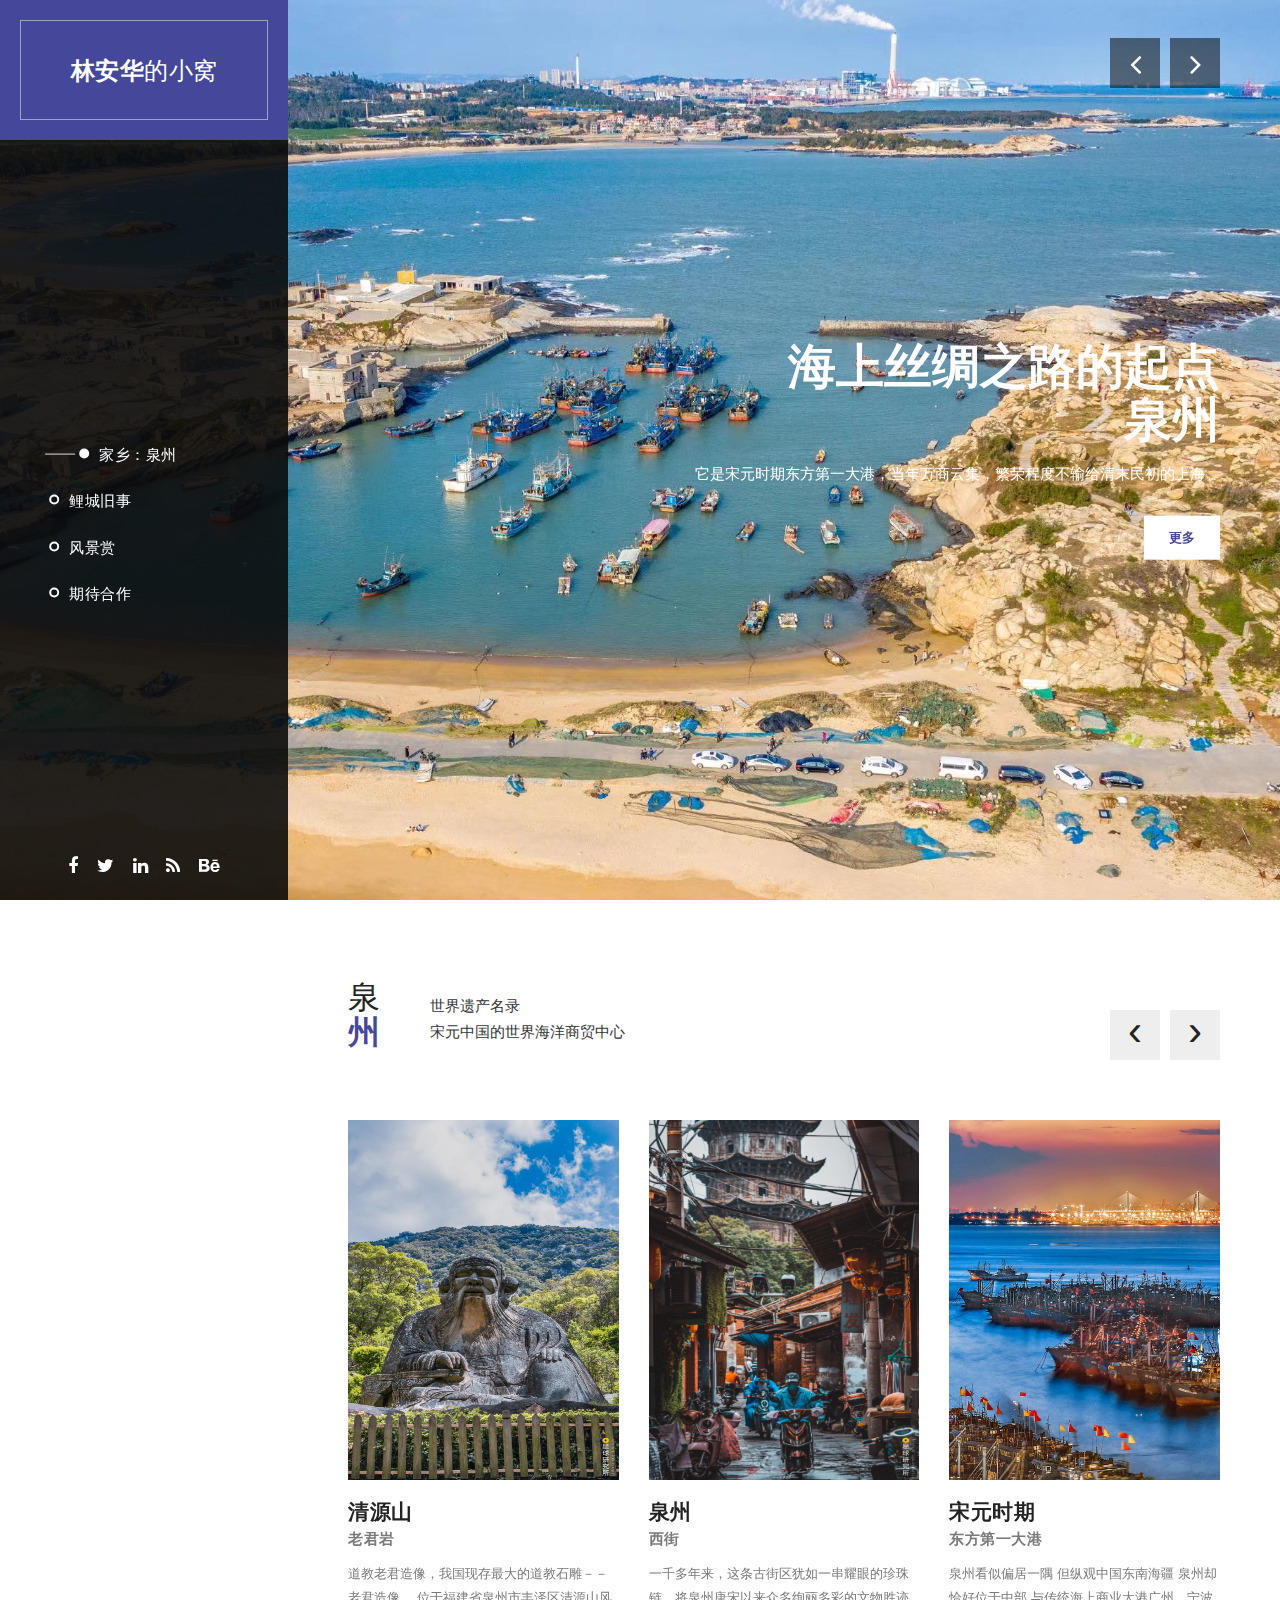
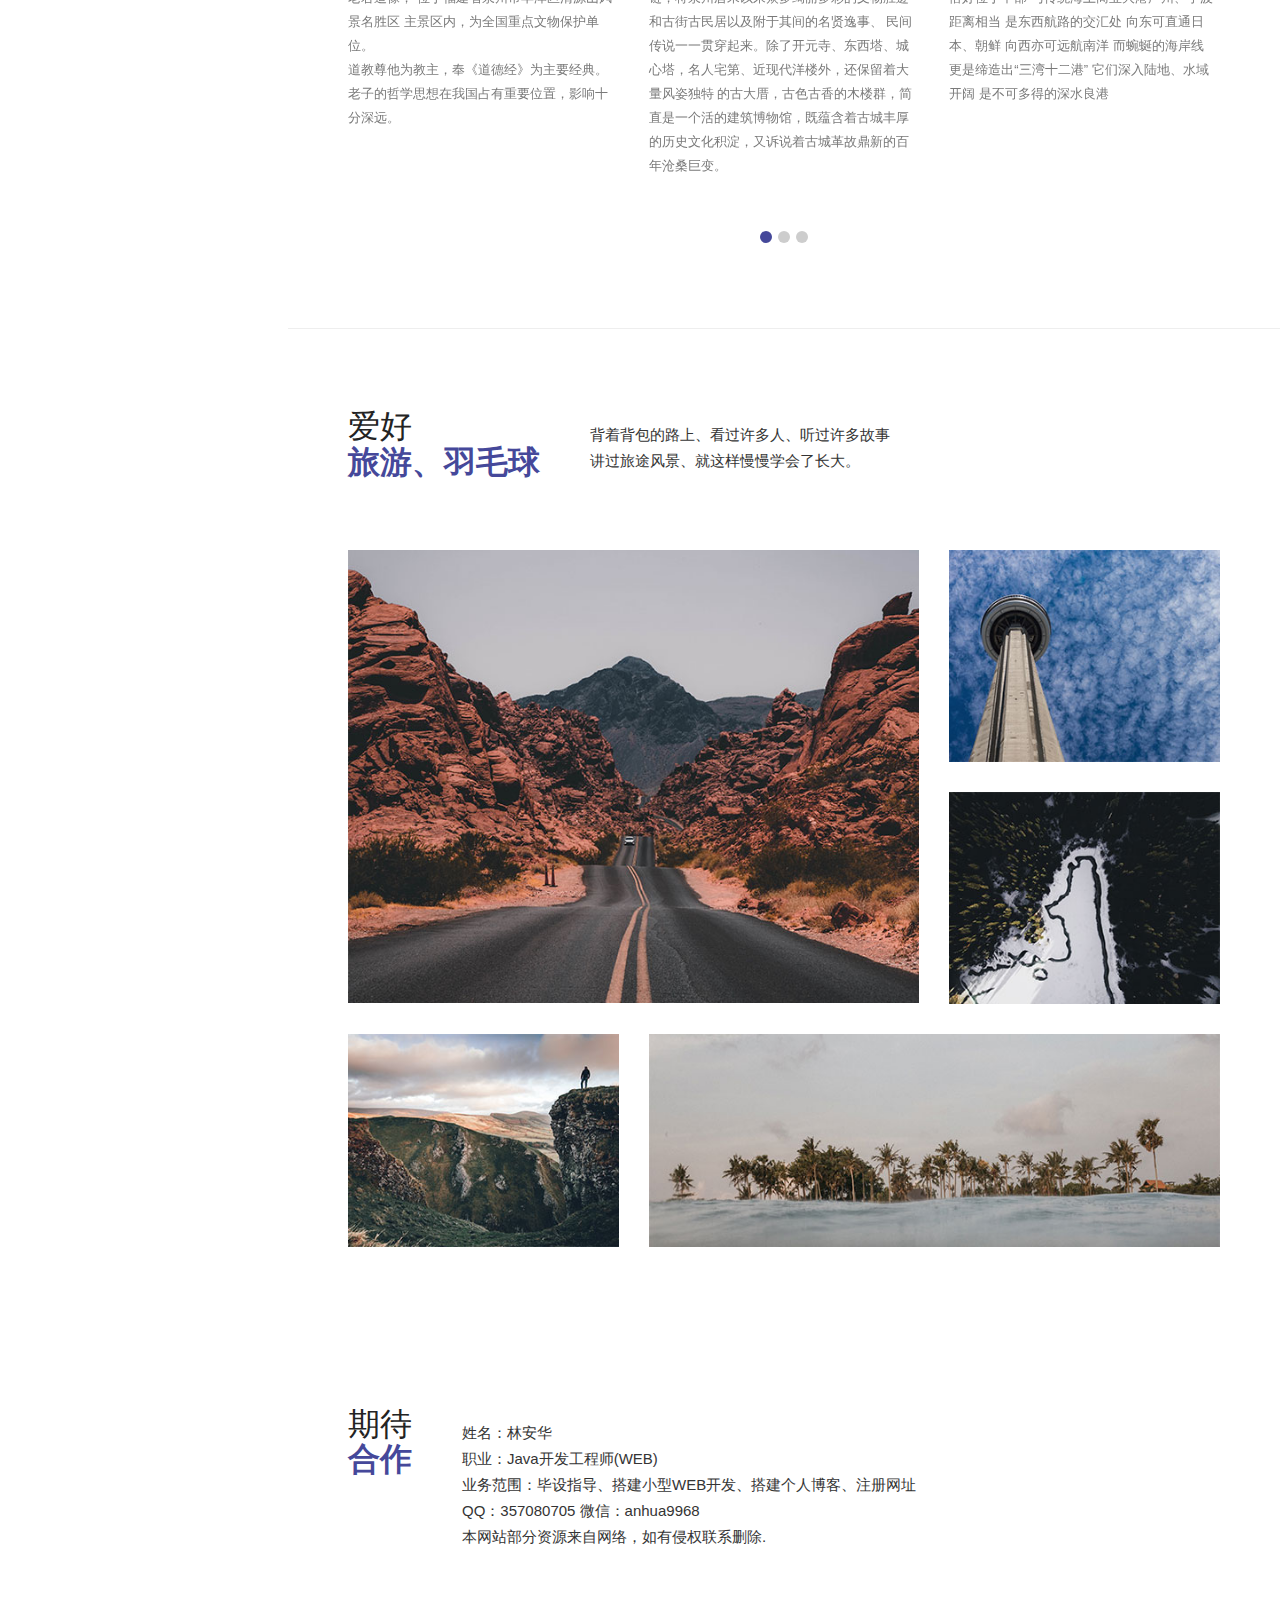
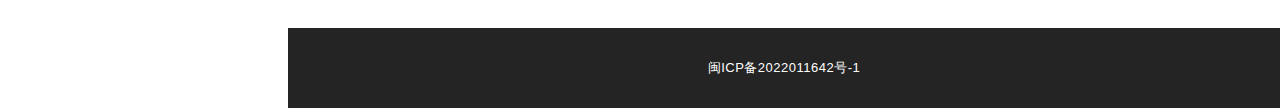
<file: index.html>
<!DOCTYPE html>
<html>
    <head>
        <meta charset="utf-8">
        <meta http-equiv="X-UA-Compatible" content="IE=edge,chrome=1">
        <title>林安华的小窝</title>

        <meta name="description" content="">
        <meta name="viewport" content="width=device-width, initial-scale=1">
        <link rel="stylesheet" href="assets/css/bootstrap.min.css">
        <link rel="stylesheet" href="assets/css/bootstrap-theme.min.css">
        <link rel="stylesheet" href="assets/css/fontAwesome.css">
        <link rel="stylesheet" href="assets/css/light-box.css">
        <link rel="stylesheet" href="assets/css/owl-carousel.css">
        <link rel="stylesheet" href="assets/css/templatemo-style.css">
        <link rel="icon" href="https://edu-lim.oss-cn-beijing.aliyuncs.com/icon/duck.png" type="image/x-icon">
        <script src="assets/js/modernizr-2.8.3-respond-1.4.2.min.js"></script>
    </head>
<!--    灰色滤镜-->
<!--    <style type="text/css">html {  filter:grayscale(100%);  -webkit-filter:grayscale(100%);  -moz-filter:grayscale(100%);  -ms-filter:grayscale(100%);  -o-filter:grayscale(100%); filter:progid:DXImageTransform.Microsoft.BasicImage(grayscale=1);  -webkit-filter:grayscale(1)}</style>-->
<body>



        <header class="nav-down responsive-nav hidden-lg hidden-md">
            <button type="button" id="nav-toggle" class="navbar-toggle" data-toggle="collapse" data-target="#main-nav">
                <span class="sr-only">Toggle navigation</span>
                <span class="icon-bar"></span>
                <span class="icon-bar"></span>
                <span class="icon-bar"></span>
            </button>
            <!--/.navbar-header-->
            <div id="main-nav" class="collapse navbar-collapse">
                <nav>
                    <ul class="nav navbar-nav">
                        <li><a href="#top">家乡：泉州</a></li>
                        <li><a href="#featured">鲤城旧事</a></li>
                        <li><a href="#projects">风景赏</a></li>
<!--                        <li><a href="#video">长沙</a></li>-->
<!--                        <li><a href="#blog">未完待续</a></li>-->
                        <li><a href="#contact">期待合作</a></li>
                    </ul>
                </nav>
            </div>
        </header>

        <div class="sidebar-navigation hidde-sm hidden-xs">
            <div class="logo">
                <a href="#">林安华<em>的小窝</em></a>
            </div>
            <nav>
                <ul>
                    <li>
                        <a href="#top">
                            <span class="rect"></span>
                            <span class="circle"></span>
                            家乡：泉州
                        </a>
                    </li>
                    <li>
                        <a href="#featured">
                            <span class="rect"></span>
                            <span class="circle"></span>
                            鲤城旧事
                        </a>
                    </li>
                    <li>
                        <a href="#projects">
                            <span class="rect"></span>
                            <span class="circle"></span>
                           风景赏
                        </a>
                    </li>
<!--                    <li>-->
<!--                        <a href="#video">-->
<!--                            <span class="rect"></span>-->
<!--                            <span class="circle"></span>-->
<!--                            长沙-->
<!--                        </a>-->
<!--                    </li>-->
<!--                    <li>-->
<!--                        <a href="#blog">-->
<!--                            <span class="rect"></span>-->
<!--                            <span class="circle"></span>-->
<!--                            深圳-->
<!--                        </a>-->
<!--                    </li>-->
                    <li>
                        <a href="#contact">
                            <span class="rect"></span>
                            <span class="circle"></span>
                            期待合作
                        </a>
                    </li>
                </ul>
            </nav>
            <ul class="social-icons">
                <li><a href="#"><i class="fa fa-facebook"></i></a></li>
                <li><a href="#"><i class="fa fa-twitter"></i></a></li>
                <li><a href="#"><i class="fa fa-linkedin"></i></a></li>
                <li><a href="#"><i class="fa fa-rss"></i></a></li>
                <li><a href="#"><i class="fa fa-behance"></i></a></li>
            </ul>
        </div>

        <div class="slider">
            <div class="Modern-Slider content-section" id="top">
                <!-- Item -->
                <div class="item item-1">
                    <div class="img-fill">
                    <div class="image"></div>
                    <div class="info">
                        <div>
                          <h1>海上丝绸之路的起点<br>泉州</h1>
                          <p>它是宋元时期东方第一大港，当年万商云集，繁荣程度不输给清末民初的上海。</p>
                          <div class="white-button button">
                              <a href="#featured">更多</a>
                          </div>
                        </div>
                        </div>
                    </div>
                </div>
                <!-- // Item -->
                <!-- Item -->
                <div class="item item-2">
                    <div class="img-fill">
                        <div class="image"></div>
                        <div class="info">
                        <div>
                          <h1>鲤城-泉州 <br>海上丝绸之路的起点</h1>
                          <p>此地古称佛国，满街都是圣人。
							<br>是你一辈子一定要来一次的城市。</p>
                          
                          <div class="white-button button">
                              <a href="#featured">更多</a>
                          </div>
                        </div>
                        </div>
                    </div>
                </div>
                <!-- // Item -->
                <!-- Item -->
                <div class="item item-3">
                    <div class="img-fill">
                        <div class="image"></div>
                        <div class="info">
                        <div>
                          <h1>世界宗教博物馆<br>泉州</h1>
                          <p>　泉州这座历史文化名城，是以中华传统文化和外来多元文化广融博纳，
                              <br>历经千年积淀形成了内涵丰富，风格独特的地域文化，宗教文化是其重要组成部分。 </p>
                          
                          <div class="white-button button">
                              <a href="#featured">更多</a>
                          </div>
                        </div>
                        </div>
                    </div>
                </div>
                <!-- // Item -->
            </div>
        </div>


        <div class="page-content">
            <section id="featured" class="content-section">
                <div class="section-heading">
                    <h1>泉<br><em>州</em></h1>
                    <p>世界遗产名录
                    <br>宋元中国的世界海洋商贸中心</p>
                </div>
                <div class="section-content">
                    <div class="owl-carousel owl-theme">
                        <div class="item">
                            <div class="image">
                                <img src="assets/image/qz09.jpg" height="360" width="306"/>
                                <div class="featured-button button">
                                    <a href="#projects">泉州市丰泽区清源山风景名胜区</a>
                                </div>
                            </div>
                            <div class="text-content">
                                <h4>清源山</h4>
                                <span>老君岩</span>
                                <p>道教老君造像，我国现存最大的道教石雕－－老君造像，
                                    位于福建省泉州市丰泽区清源山风景名胜区
                                    主景区内，为全国重点文物保护单位。
                                    <br>道教尊他为教主，奉《道德经》为主要经典。老子的哲学思想在我国占有重要位置，影响十分深远。</p>
                            </div>
                        </div>
                        <div class="item">
                            <div class="image">
                                <img src="assets/image/qz10.jpg" height="360" width="306"/>
                                <div class="featured-button button">
                                    <a href="#projects">泉州西街</a>
                                </div>
                            </div>
                            <div class="text-content">
                                <h4>泉州</h4>
                                <span>西街</span>
                                <p>一千多年来，这条古街区犹如一串耀眼的珍珠链，将泉州唐宋以来众多绚丽多彩的文物胜迹和古街古民居以及附于其间的名贤逸事、
                                    民间传说一一贯穿起来。除了开元寺、东西塔、城心塔，名人宅第、近现代洋楼外，还保留着大量风姿独特
                                    的古大厝，古色古香的木楼群，简直是一个活的建筑博物馆，既蕴含着古城丰厚的历史文化积淀，又诉说着古城革故鼎新的百年沧桑巨变。
                                   </p>
                            </div>
                        </div>
                        <div class="item">
                            <div class="image">

                                <img src="assets/image/qz9.jpg" height="360" width="306"/>
                                <div class="featured-button button">
                                    <a href="#projects">东方第一大港</a>
                                </div>
                            </div>
                            <div class="text-content">
                                <h4>宋元时期</h4>
                                <span>东方第一大港</span>
                                <p> 泉州看似偏居一隅
                                    但纵观中国东南海疆
                                    泉州却恰好位于中部
                                    与传统海上商业大港广州、宁波距离相当
                                    是东西航路的交汇处
                                    向东可直通日本、朝鲜
                                    向西亦可远航南洋
                                    而蜿蜒的海岸线
                                    更是缔造出“三湾十二港”
                                    它们深入陆地、水域开阔
                                    是不可多得的深水良港</p>
                            </div>
                        </div>
                        <div class="item">
                            <div class="image">
                                <img src="assets/image/qz11.jpg" height="360" width="306"/>
                                <div class="featured-button button">
                                    <a href="#projects">宗教气氛浓厚</a>
                                </div>
                            </div>
                            <div class="text-content">
                                <h4>宗教气氛</h4>
                                <span>浓厚</span>
                                <p>走进泉州 你会发现它是一座 洋溢着烟火气与人情味的
                                    “活着的古城” 男男女女、老老少少 一次又一次跨过开元寺的门槛 婚丧嫁娶、悲欢离合 一遍又一遍被拿来向神明诉说
                                    敬香之人 不分尊卑长幼</p>
                            </div>
                        </div>
                        <div class="item">
                            <div class="image">
                                <img src="assets/img/featured_1.jpg" alt="">
                                <div class="featured-button button">
                                    <a href="#projects">Continue Reading</a>
                                </div>
                            </div>
                            <div class="text-content">
                                <h4>Cras commodo odio</h4>
                                <span>Aliquam</span>
                                <p>#5 Mauris lacinia pretium libero, ut tincidunt lacus molestie ornare. Phasellus a facilisis erat. Praesent eleifend nibh mauris, quis sodales lorem convallis pulvinar.</p>
                            </div>
                        </div>
                        <div class="item">
                            <div class="image">
                                <img src="assets/img/featured_3.jpg" alt="">
                                <div class="featured-button button">
                                    <a href="#projects">Continue Reading</a>
                                </div>
                            </div>
                            <div class="text-content">
                                <h4>Sed at massa turpis</h4>
                                <span>Curabitur</span>
                                <p>#6 Vestibulum tincidunt ornare ligula vel molestie. Curabitur hendrerit mauris mollis ipsum vulputate rutrum. Phasellus luctus odio eget dui imperdiet.</p>
                            </div>
                        </div>
                        <div class="item">
                            <div class="image">
                                <img src="assets/img/featured_2.jpg" alt="">
                                <div class="featured-button button">
                                    <a href="#projects">Continue Reading</a>
                                </div>
                            </div>
                            <div class="text-content">
                                <h4>Aliquam mollis lacus</h4>
                                <span>Suspendisse</span>
                                <p>#7 Suspendisse suscipit nulla sed nisl fermentum, auctor suscipit nunc rhoncus. Proin faucibus metus diam, nec hendrerit purus pharetra in.</p>
                            </div>
                        </div>
                        <div class="item">
                            <div class="image">
                                <img src="assets/img/featured_1.jpg" alt="">
                                <div class="featured-button button">
                                    <a href="#projects">Continue Reading</a>
                                </div>
                            </div>
                            <div class="text-content">
                                <h4>Mauris lacinia pretium</h4>
                                <span>Vestibulum</span>
                                <p>#8 Suspendisse suscipit nulla sed nisl fermentum, auctor suscipit nunc rhoncus. Proin faucibus metus diam, nec hendrerit purus pharetra in.</p>
                            </div>
                        </div>
                        <div class="item">
                            <div class="image">
                                <img src="assets/img/featured_3.jpg" alt="">
                                <div class="featured-button button">
                                    <a href="#projects">Continue Reading</a>
                                </div>
                            </div>
                            <div class="text-content">
                                <h4>Proin sit amet fringilla erat</h4>
                                <span>Convallis</span>
                                <p>#9 Suspendisse suscipit nulla sed nisl fermentum, auctor suscipit nunc rhoncus. Proin faucibus metus diam, nec hendrerit purus pharetra in.</p>
                            </div>
                        </div>
                    </div>
                </div>
            </section>
            <section id="projects" class="content-section">
                <div class="section-heading">
                    <h1>爱好<br><em>旅游、羽毛球</em></h1>
                    <p>背着背包的路上、看过许多人、听过许多故事
                    <br>讲过旅途风景、就这样慢慢学会了长大。</p>
                </div>
                <div class="section-content">
                    <div class="masonry">
                        <div class="row">
                            <div class="item">
                                <div class="col-md-8">
                                    <a href="assets/img/portfolio_big_1.jpg" data-lightbox="image">
                                        <img src="assets/img/portfolio_1.jpg" alt="image 1"></a>
                                </div>
                            </div>
                            <div class="item second-item">
                                <div class="col-md-4">
                                    <a href="assets/img/portfolio_big_2.jpg" data-lightbox="image"><img src="assets/img/portfolio_2.jpg" alt="image 2"></a>
                                </div>
                            </div>
                            <div class="item">
                                <div class="col-md-4">
                                    <a href="assets/img/portfolio_big_3.jpg" data-lightbox="image"><img src="assets/img/portfolio_3.jpg" alt="image 3"></a>
                                </div>
                            </div>
                            <div class="item">
                                <div class="col-md-4">
                                    <a href="assets/img/portfolio_big_4.jpg" data-lightbox="image"><img src="assets/img/portfolio_4.jpg" alt="image 4"></a>
                                </div>
                            </div>
                            <div class="item">
                                <div class="col-md-8">
                                    <a href="assets/img/portfolio_big_5.jpg" data-lightbox="image"><img src="assets/img/portfolio_5.jpg" alt="image 5"></a>
                                </div>
                            </div>
                        </div>
                    </div>
                </div>
            </section>
<!--            <section id="video" class="content-section">-->
<!--                <div class="row">-->
<!--                    <div class="col-md-12">-->
<!--                        <div class="section-heading">-->
<!--                            <h1>This is a <em>company</em> presentation.</h1>-->
<!--                            <p>Praesent pellentesque efficitur magna, sed pellentesque neque malesuada vitae.</p>-->
<!--                        </div>-->
<!--                        <div class="text-content">-->
<!--                            <p>In eget ipsum sed lorem vehicula luctus. Curabitur non dolor rhoncus, hendrerit justo sit amet, vestibulum turpis. Pellentesque id auctor tellus, vel ultricies augue. Duis condimentum aliquet blandit. Fusce rhoncus et eros ut pharetra. Phasellus convallis ultricies ligula ac gravida.</p>-->
<!--                        </div>-->
<!--                        <div class="accent-button button">-->
<!--                            <a href="#blog">Continue Reading</a>-->
<!--                        </div>-->
<!--                    </div>-->
<!--                    <div class="col-md-12">-->
<!--                        <div class="box-video">-->
<!--                            <div class="bg-video" style="background-image: url(/preview/2413762/2021-11-26/boke%20mb/%E2%95%9F%CF%83%E2%95%A6%C2%BC%E2%96%93%E2%8C%90%E2%94%90%E2%95%90/img/photo-1425036458755-dc303a604201?fit=crop&fm=jpg&q=75&w=1000);">-->
<!--                                <div class="bt-play">Play</div>-->
<!--                            </div>-->
<!--                            <div class="video-container">-->
<!--                                <iframe width="100%" height="520" src="#" frameborder="0" allowfullscreen="allowfullscreen"></iframe>-->
<!--                            </div>-->
<!--                        </div>-->
<!--                    </div>-->
<!--                </div>-->
<!--            </section>-->
<!--            <section id="blog" class="content-section">-->
<!--                <div class="section-heading">-->
<!--                    <h1>Blog<br><em>Entries</em></h1>-->
<!--                    <p>Curabitur hendrerit mauris mollis ipsum vulputate rutrum.-->
<!--                    <br>Phasellus luctus odio eget dui imperdiet.</p>-->
<!--                </div>-->
<!--                <div class="section-content">-->
<!--                    <div class="tabs-content">-->
<!--                        <div class="wrapper">-->
<!--                            <ul class="tabs clearfix" data-tabgroup="first-tab-group">-->
<!--                              <li><a href="#tab1" class="active">July 2018</a></li>-->
<!--                              <li><a href="#tab2">June 2018</a></li>-->
<!--                              <li><a href="#tab3">May 2018</a></li>-->
<!--                              <li><a href="#tab4">April 2018</a></li>-->
<!--                            </ul>-->
<!--                            <section id="first-tab-group" class="tabgroup">-->
<!--                                <div id="tab1">-->
<!--                                    <ul>-->
<!--                                        <li>-->
<!--                                            <div class="item">-->
<!--                                                <img src="assets/img/blog_1.jpg" alt="">-->
<!--                                                <div class="text-content">-->
<!--                                                    <h4>Integer ultrices augue</h4>-->
<!--                                                    <span>25 July 2018</span>-->
<!--                                                    <p>Nam vel egestas nisi. Nullam lobortis magna at enim venenatis luctus. Nam finibus, mauris eu dictum iaculis, dolor tortor cursus quam, in volutpat augue lectus sed magna. Integer mollis lorem quis ipsum maximus finibus.</p>-->

<!--                                                    <div class="accent-button button">-->
<!--                                                        <a href="#contact">Continue Reading</a>-->
<!--                                                    </div>-->
<!--                                                </div>-->
<!--                                            </div>-->
<!--                                        </li>-->
<!--                                        <li>-->
<!--                                            <div class="item">-->
<!--                                                <img src="assets/img/blog_2.jpg" alt="">-->
<!--                                                <div class="text-content">-->
<!--                                                    <h4>Cras commodo odio ut</h4>-->
<!--                                                    <span>16 July 2018</span>-->
<!--                                                    <p>Nam vel egestas nisi. Nullam lobortis magna at enim venenatis luctus. Nam finibus, mauris eu dictum iaculis, dolor tortor cursus quam, in volutpat augue lectus sed magna. Integer mollis lorem quis ipsum maximus finibus.</p>-->

<!--                                                    <div class="accent-button button">-->
<!--                                                        <a href="#contact">Continue Reading</a>-->
<!--                                                    </div>-->
<!--                                                </div>-->
<!--                                            </div>-->
<!--                                        </li>-->
<!--                                        <li>-->
<!--                                            <div class="item">-->
<!--                                                <img src="assets/img/blog_3.jpg" alt="">-->
<!--                                                <div class="text-content">-->
<!--                                                    <h4>Sed at massa turpis</h4>-->
<!--                                                    <span>10 July 2018</span>-->
<!--                                                    <p>Nam vel egestas nisi. Nullam lobortis magna at enim venenatis luctus. Nam finibus, mauris eu dictum iaculis, dolor tortor cursus quam, in volutpat augue lectus sed magna. Integer mollis lorem quis ipsum maximus finibus.</p>-->

<!--                                                    <div class="accent-button button">-->
<!--                                                        <a href="#contact">Continue Reading</a>-->
<!--                                                    </div>-->
<!--                                                </div>-->
<!--                                            </div>-->
<!--                                        </li>-->
<!--                                    </ul>-->
<!--                                </div>-->
<!--                                <div id="tab2">-->
<!--                                    <ul>-->
<!--                                        <li>-->
<!--                                            <div class="item">-->
<!--                                                <img src="assets/img/blog_3.jpg" alt="">-->
<!--                                                <div class="text-content">-->
<!--                                                    <h4>Sed at massa turpis</h4>-->
<!--                                                    <span>30 June 2018</span>-->
<!--                                                    <p>Nam vel egestas nisi. Nullam lobortis magna at enim venenatis luctus. Nam finibus, mauris eu dictum iaculis, dolor tortor cursus quam, in volutpat augue lectus sed magna. Integer mollis lorem quis ipsum maximus finibus.</p>-->

<!--                                                    <div class="accent-button button">-->
<!--                                                        <a href="#contact">Continue Reading</a>-->
<!--                                                    </div>-->
<!--                                                </div>-->
<!--                                            </div>-->
<!--                                        </li>-->
<!--                                        <li>-->
<!--                                            <div class="item">-->
<!--                                                <img src="assets/img/blog_1.jpg" alt="">-->
<!--                                                <div class="text-content">-->
<!--                                                    <h4>Lorem ipsum dolor sit</h4>-->
<!--                                                    <span>24 June 2018</span>-->
<!--                                                    <p>Nam vel egestas nisi. Nullam lobortis magna at enim venenatis luctus. Nam finibus, mauris eu dictum iaculis, dolor tortor cursus quam, in volutpat augue lectus sed magna. Integer mollis lorem quis ipsum maximus finibus.</p>-->

<!--                                                    <div class="accent-button button">-->
<!--                                                        <a href="#contact">Continue Reading</a>-->
<!--                                                    </div>-->
<!--                                                </div>-->
<!--                                            </div>-->
<!--                                        </li>-->
<!--                                        <li>-->
<!--                                            <div class="item">-->
<!--                                                <img src="assets/img/blog_2.jpg" alt="">-->
<!--                                                <div class="text-content">-->
<!--                                                    <h4>Cras commodo odio ut</h4>-->
<!--                                                    <span>12 June 2018</span>-->
<!--                                                    <p>Nam vel egestas nisi. Nullam lobortis magna at enim venenatis luctus. Nam finibus, mauris eu dictum iaculis, dolor tortor cursus quam, in volutpat augue lectus sed magna. Integer mollis lorem quis ipsum maximus finibus.</p>-->

<!--                                                    <div class="accent-button button">-->
<!--                                                        <a href="#contact">Continue Reading</a>-->
<!--                                                    </div>-->
<!--                                                </div>-->
<!--                                            </div>-->
<!--                                        </li>-->
<!--                                    </ul>-->
<!--                                </div>-->
<!--                                <div id="tab3">-->
<!--                                    <ul>-->
<!--                                        <li>-->
<!--                                            <div class="item">-->
<!--                                                <img src="assets/img/blog_2.jpg" alt="">-->
<!--                                                <div class="text-content">-->
<!--                                                    <h4>Cras commodo odio ut</h4>-->
<!--                                                    <span>26 May 2018</span>-->
<!--                                                    <p>Nam vel egestas nisi. Nullam lobortis magna at enim venenatis luctus. Nam finibus, mauris eu dictum iaculis, dolor tortor cursus quam, in volutpat augue lectus sed magna. Integer mollis lorem quis ipsum maximus finibus.</p>-->

<!--                                                    <div class="accent-button button">-->
<!--                                                        <a href="#contact">Continue Reading</a>-->
<!--                                                    </div>-->
<!--                                                </div>-->
<!--                                            </div>-->
<!--                                        </li>-->
<!--                                        <li>-->
<!--                                            <div class="item">-->
<!--                                                <img src="assets/img/blog_1.jpg" alt="">-->
<!--                                                <div class="text-content">-->
<!--                                                    <h4>Lorem ipsum dolor sit</h4>-->
<!--                                                    <span>22 May 2018</span>-->
<!--                                                    <p>Nam vel egestas nisi. Nullam lobortis magna at enim venenatis luctus. Nam finibus, mauris eu dictum iaculis, dolor tortor cursus quam, in volutpat augue lectus sed magna. Integer mollis lorem quis ipsum maximus finibus.</p>-->

<!--                                                    <div class="accent-button button">-->
<!--                                                        <a href="#contact">Continue Reading</a>-->
<!--                                                    </div>-->
<!--                                                </div>-->
<!--                                            </div>-->
<!--                                        </li>-->
<!--                                        <li>-->
<!--                                            <div class="item">-->
<!--                                                <img src="assets/img/blog_3.jpg" alt="">-->
<!--                                                <div class="text-content">-->
<!--                                                    <h4>Integer ultrices augue</h4>-->
<!--                                                    <span>8 May 2018</span>-->
<!--                                                    <p>Nam vel egestas nisi. Nullam lobortis magna at enim venenatis luctus. Nam finibus, mauris eu dictum iaculis, dolor tortor cursus quam, in volutpat augue lectus sed magna. Integer mollis lorem quis ipsum maximus finibus.</p>-->

<!--                                                    <div class="accent-button button">-->
<!--                                                        <a href="#contact">Continue Reading</a>-->
<!--                                                    </div>-->
<!--                                                </div>-->
<!--                                            </div>-->
<!--                                        </li>-->
<!--                                    </ul>-->
<!--                                </div>-->
<!--                                <div id="tab4">-->
<!--                                    <ul>-->
<!--                                        <li>-->
<!--                                            <div class="item">-->
<!--                                                <img src="assets/img/blog_1.jpg" alt="">-->
<!--                                                <div class="text-content">-->
<!--                                                    <h4>Lorem ipsum dolor sit</h4>-->
<!--                                                    <span>26 April 2018</span>-->
<!--                                                    <p>Nam vel egestas nisi. Nullam lobortis magna at enim venenatis luctus. Nam finibus, mauris eu dictum iaculis, dolor tortor cursus quam, in volutpat augue lectus sed magna. Integer mollis lorem quis ipsum maximus finibus.</p>-->

<!--                                                    <div class="accent-button button">-->
<!--                                                        <a href="#contact">Continue Reading</a>-->
<!--                                                    </div>-->
<!--                                                </div>-->
<!--                                            </div>-->
<!--                                        </li>-->
<!--                                        <li>-->
<!--                                            <div class="item">-->
<!--                                                <img src="assets/img/blog_3.jpg" alt="">-->
<!--                                                <div class="text-content">-->
<!--                                                    <h4>Integer ultrices augue eu</h4>-->
<!--                                                    <span>24 April 2018</span>-->
<!--                                                    <p>Nam vel egestas nisi. Nullam lobortis magna at enim venenatis luctus. Nam finibus, mauris eu dictum iaculis, dolor tortor cursus quam, in volutpat augue lectus sed magna. Integer mollis lorem quis ipsum maximus finibus.</p>-->

<!--                                                    <div class="accent-button button">-->
<!--                                                        <a href="#contact">Continue Reading</a>-->
<!--                                                    </div>-->
<!--                                                </div>-->
<!--                                            </div>-->
<!--                                        </li>-->
<!--                                        <li>-->
<!--                                            <div class="item">-->
<!--                                                <img src="assets/img/blog_2.jpg" alt="">-->
<!--                                                <div class="text-content">-->
<!--                                                    <h4>Cras commodo odio ut</h4>-->
<!--                                                    <span>20 April 2018</span>-->
<!--                                                    <p>Nam vel egestas nisi. Nullam lobortis magna at enim venenatis luctus. Nam finibus, mauris eu dictum iaculis, dolor tortor cursus quam, in volutpat augue lectus sed magna. Integer mollis lorem quis ipsum maximus finibus.</p>-->

<!--                                                    <div class="accent-button button">-->
<!--                                                        <a href="#contact">Continue Reading</a>-->
<!--                                                    </div>-->
<!--                                                </div>-->
<!--                                            </div>-->
<!--                                        </li>-->
<!--                                    </ul>-->
<!--                                </div>-->
<!--                            </section>-->
<!--                        </div>-->
<!--                    </div>-->
<!--                </div>-->
<!--            </section>-->
            <section id="contact" class="content-section">
<!--                <div id="map">-->

<!--                	&lt;!&ndash; How to change your own map point-->
<!--                           1. Go to Google Maps-->
<!--                           2. Click on your location point-->
<!--                           3. Click "Share" and choose "Embed map" tab-->
<!--                           4. Copy only URL and paste it within the src="" field below-->
<!--                    &ndash;&gt;-->
<!--                    <iframe src="#" width="100%" height="400px" frameborder="0" style="border:0" allowfullscreen=""></iframe>-->
<!--                </div>-->
                <div id="contact-content">
                    <div class="section-heading">
                        <h1>期待<br><em>合作</em></h1>
                        <p>姓名：林安华<br>
                            职业：Java开发工程师(WEB)<br>
                            业务范围：毕设指导、搭建小型WEB开发、搭建个人博客、注册网址<br>
                            QQ：357080705
                            微信：anhua9968
                        <br>本网站部分资源来自网络，如有侵权联系删除.</p>

                    </div>
<!--                    <div class="section-content">-->
<!--                        <form id="contact" action="#" method="post">-->
<!--                            <div class="row">-->
<!--                                <div class="col-md-4">-->
<!--                                  <fieldset>-->
<!--                                    <input name="name" type="text" class="form-control" id="name" placeholder="Your name..." required="">-->
<!--                                  </fieldset>-->
<!--                                </div>-->
<!--                                <div class="col-md-4">-->
<!--                                  <fieldset>-->
<!--                                    <input name="email" type="email" class="form-control" id="email" placeholder="Your email..." required="">-->
<!--                                  </fieldset>-->
<!--                                </div>-->
<!--                                 <div class="col-md-4">-->
<!--                                  <fieldset>-->
<!--                                    <input name="subject" type="text" class="form-control" id="subject" placeholder="Subject..." required="">-->
<!--                                  </fieldset>-->
<!--                                </div>-->
<!--                                <div class="col-md-12">-->
<!--                                  <fieldset>-->
<!--                                    <textarea name="message" rows="6" class="form-control" id="message" placeholder="Your message..." required=""></textarea>-->
<!--                                  </fieldset>-->
<!--                                </div>-->
<!--                                <div class="col-md-12">-->
<!--                                  <fieldset>-->
<!--                                    <button type="submit" id="form-submit" class="btn">Send Message Now</button>-->
<!--                                  </fieldset>-->
<!--                                </div>-->
<!--                            </div>-->
<!--                        </form>-->
<!--                    </div>-->
                </div>
            </section>
            <section class="footer">
                <a href="https://beian.miit.gov.cn/"><p >闽ICP备2022011642号-1</p></a>
            </section>
        </div>

   <script src="assets/js/jquery-1.11.2.min.js"></script>

    <script src="assets/js/bootstrap.min.js"></script>
    
    <script src="assets/js/plugins.js"></script>
    <script src="assets/js/main.js"></script>

    <script>
        // Hide Header on on scroll down
        var didScroll;
        var lastScrollTop = 0;
        var delta = 5;
        var navbarHeight = $('header').outerHeight();

        $(window).scroll(function(event){
            didScroll = true;
        });

        setInterval(function() {
            if (didScroll) {
                hasScrolled();
                didScroll = false;
            }
        }, 250);

        function hasScrolled() {
            var st = $(this).scrollTop();
            
            // Make sure they scroll more than delta
            if(Math.abs(lastScrollTop - st) <= delta)
                return;
            
            // If they scrolled down and are past the navbar, add class .nav-up.
            // This is necessary so you never see what is "behind" the navbar.
            if (st > lastScrollTop && st > navbarHeight){
                // Scroll Down
                $('header').removeClass('nav-down').addClass('nav-up');
            } else {
                // Scroll Up
                if(st + $(window).height() < $(document).height()) {
                    $('header').removeClass('nav-up').addClass('nav-down');
                }
            }
            
            lastScrollTop = st;
        }
    </script>


</body>
</html>
</file>
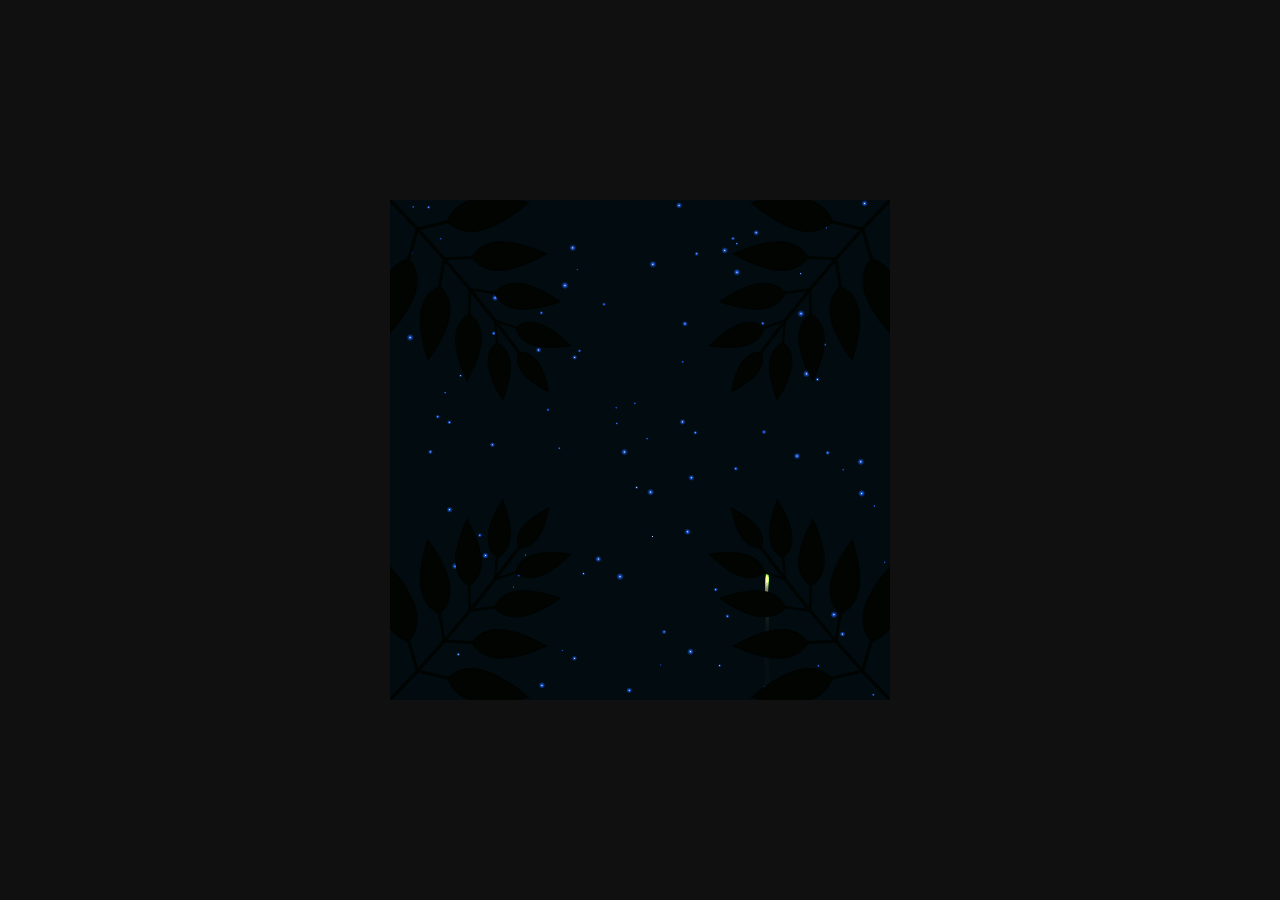
<file: heart.html>
<!DOCTYPE html>
<html>
<head>
    <style>
        /* CSS样式 */
        html, body {
            width: 100%;
            height: 100%;
            margin: 0;
            padding: 0;
            overflow: hidden;
            background-color: #101010;
        }

        .container {
            position: absolute;
            width: 500px;
            height: 500px;
            top: 50%;
            left: 50%;
            margin-top: -250px;
            margin-left: -250px;
        }

        canvas {
            position: absolute;
            top: 0;
            left: 0;
        }
    </style>
</head>
<body>

<div id="jsi-fireworks-container" class="container"></div>
<script src="https://cdnjs.cloudflare.com/ajax/libs/jquery/3.1.1/jquery.min.js"></script>
<script>

    // JavaScript代码
    var RENDERER = {
        LEAF_INTERVAL_RANGE: {min: 100, max: 200},
        FIREWORK_INTERVAL_RANGE: {min: 20, max: 200},
        SKY_COLOR: 'hsla(210, 60%, %luminance%, 0.2)',
        STAR_COUNT: 100,

        init: function () {
            this.setParameters();
            this.reconstructMethod();
            this.createTwigs();
            this.createStars();
            this.render();
        },
        setParameters: function () {
            this.$container = $('#jsi-fireworks-container');
            this.width = this.$container.width();
            this.height = this.$container.height();
            this.distance = Math.sqrt(Math.pow(this.width / 2, 2) + Math.pow(this.height / 2, 2));
            this.contextFireworks = $('<canvas />').attr({
                width: this.width,
                height: this.height
            }).appendTo(this.$container).get(0).getContext('2d');
            this.contextTwigs = $('<canvas />').attr({
                width: this.width,
                height: this.height
            }).appendTo(this.$container).get(0).getContext('2d');

            this.twigs = [];
            this.leaves = [new LEAF(this.width, this.height, this)];
            this.stars = [];
            this.fireworks = [new FIREWORK(this.width, this.height, this)];

            this.leafInterval = this.getRandomValue(this.LEAF_INTERVAL_RANGE) | 0;
            this.maxFireworkInterval = this.getRandomValue(this.FIREWORK_INTERVAL_RANGE) | 0;
            this.fireworkInterval = this.maxFireworkInterval;
        },
        reconstructMethod: function () {
            this.render = this.render.bind(this);
        },
        getRandomValue: function (range) {
            return range.min + (range.max - range.min) * Math.random();
        },
        createTwigs: function () {
            this.twigs.push(new TWIG(this.width, this.height, 0, 0, Math.PI * 3 / 4, 0));
            this.twigs.push(new TWIG(this.width, this.height, this.width, 0, -Math.PI * 3 / 4, Math.PI));
            this.twigs.push(new TWIG(this.width, this.height, 0, this.height, Math.PI / 4, Math.PI));
            this.twigs.push(new TWIG(this.width, this.height, this.width, this.height, -Math.PI / 4, 0));
        },
        createStars: function () {
            for (var i = 0, length = this.STAR_COUNT; i < length; i++) {
                this.stars.push(new STAR(this.width, this.height, this.contextTwigs, this));
            }
        },
        render: function () {
            requestAnimationFrame(this.render);

            var maxOpacity = 0,
                contextTwigs = this.contextTwigs,
                contextFireworks = this.contextFireworks;

            for (var i = this.fireworks.length - 1; i >= 0; i--) {
                maxOpacity = Math.max(maxOpacity, this.fireworks[i].getOpacity());
            }
            contextTwigs.clearRect(0, 0, this.width, this.height);
            contextFireworks.fillStyle = this.SKY_COLOR.replace('%luminance', 5 + maxOpacity * 15);
            contextFireworks.fillRect(0, 0, this.width, this.height);

            for (var i = this.fireworks.length - 1; i >= 0; i--) {
                if (!this.fireworks[i].render(contextFireworks)) {
                    this.fireworks.splice(i, 1);
                }
            }
            for (var i = this.stars.length - 1; i >= 0; i--) {
                this.stars[i].render(contextTwigs);
            }
            for (var i = this.twigs.length - 1; i >= 0; i--) {
                this.twigs[i].render(contextTwigs);
            }
            for (var i = this.leaves.length - 1; i >= 0; i--) {
                if (!this.leaves[i].render(contextTwigs)) {
                    this.leaves.splice(i, 1);
                }
            }
            if (--this.leafInterval == 0) {
                this.leaves.push(new LEAF(this.width, this.height, this));
                this.leafInterval = this.getRandomValue(this.LEAF_INTERVAL_RANGE) | 0;
            }
            if (--this.fireworkInterval == 0) {
                this.fireworks.push(new FIREWORK(this.width, this.height, this));
                this.maxFireworkInterval = this.getRandomValue(this.FIREWORK_INTERVAL_RANGE) | 0;
                this.fireworkInterval = this.maxFireworkInterval;
            }
        }
    };
    var TWIG = function (width, height, x, y, angle, theta) {
        this.width = width;
        this.height = height;
        this.x = x;
        this.y = y;
        this.angle = angle;
        this.theta = theta;
        this.rate = Math.min(width, height) / 500;
    };
    TWIG.prototype = {
        SHAKE_FREQUENCY: Math.PI / 300,
        MAX_LEVEL: 4,
        COLOR: 'hsl(120, 60%, 1%)',

        renderBlock: function (context, x, y, length, level, angle) {
            context.save();
            context.translate(x, y);
            context.rotate(this.angle + angle * (level + 1));
            context.scale(this.rate, this.rate);
            context.beginPath();
            context.moveTo(0, 0);
            context.lineTo(0, -length);
            context.stroke();
            context.fill();

            if (level == this.MAX_LEVEL) {
                length = length / (1 - level / 10);

                context.save();
                context.beginPath();
                context.scale(1 - level / 10, 1 - level / 10);
                context.moveTo(0, -length);
                context.quadraticCurveTo(30, -length - 20, 0, -length - 80);
                context.quadraticCurveTo(-30, -length - 20, 0, -length);
                context.stroke();
                context.fill();
                context.restore();
                context.restore();
            } else {
                for (var i = -1; i <= 1; i += 2) {
                    context.save();
                    context.translate(0, -40);
                    context.rotate((Math.PI / 3 - Math.PI / 20 * level) * i);
                    context.scale(1 - level / 10, 1 - level / 10);
                    context.beginPath();
                    context.moveTo(0, 0);
                    context.lineTo(0, -length * 0.8);
                    context.quadraticCurveTo(30, -length * 0.8 - 20, 0, -length * 0.8 - 80);
                    context.quadraticCurveTo(-30, -length * 0.8 - 20, 0, -length * 0.8);
                    context.stroke();
                    context.fill();
                    context.restore();
                }
                context.restore();
                level++;
                this.renderBlock(context, x + 40 * Math.sin(this.angle + angle * level), y - 40 * Math.cos(this.angle + angle * level), length, level, angle);
            }
        },
        render: function (context) {
            context.fillStyle = this.COLOR;
            context.strokeStyle = this.COLOR;
            context.lineWidth = 3;
            this.renderBlock(context, this.x, this.y, 40, 0, Math.PI / 48 * Math.sin(this.theta));
            this.theta += this.SHAKE_FREQUENCY;
            this.theta %= Math.PI * 2;
        }
    };
    var LEAF = function (width, height, renderer) {
        this.width = width;
        this.height = height;
        this.renderer = renderer;
        this.init();
    };
    LEAF.prototype = {
        OFFSET: 100,
        VELOCITY_Y: 3,
        COLOR: 'hsl(120, 60%, 1%)',

        init: function () {
            this.x = this.renderer.getRandomValue({min: 0, max: this.width});
            this.y = -this.OFFSET;
            this.vx = this.renderer.getRandomValue({min: 0, max: 1}) * (this.x <= this.width / 2 ? 1 : -1);
            this.vy = this.VELOCITY_Y;

            this.rate = this.renderer.getRandomValue({min: 0.4, max: 0.8});
            this.theta = this.renderer.getRandomValue({min: 0, max: Math.PI * 2});
            this.deltaTheta = this.renderer.getRandomValue({min: -Math.PI / 300, max: Math.PI / 300});
        },
        render: function (context) {
            context.save();
            context.filleStyle = this.COLOR;
            context.translate(this.x, this.y);
            context.rotate(this.theta);
            context.scale(this.rate, this.rate);
            context.beginPath();
            context.moveTo(0, 0);
            context.quadraticCurveTo(30, -20, 0, -80);
            context.quadraticCurveTo(-30, -20, 0, 0);
            context.fill();
            context.restore();

            this.x += this.vx * this.rate;
            this.y += this.vy * this.rate;
            this.theta += this.deltaTheta;
            this.theta %= Math.PI * 2;

            return this.y <= this.height + this.OFFSET && this.x >= -this.OFFSET && this.x <= this.width + this.OFFSET;
        }
    };
    var STAR = function (width, height, context, renderer) {
        this.width = width;
        this.height = height;
        this.renderer = renderer;
        this.init(context);
    };
    STAR.prototype = {
        RADIUS_RANGE: {min: 1, max: 4},
        COUNT_RANGE: {min: 100, max: 1000},
        DELTA_THETA: Math.PI / 30,
        DELTA_PHI: Math.PI / 50000,

        init: function (context) {
            this.x = this.renderer.getRandomValue({min: 0, max: this.width});
            this.y = this.renderer.getRandomValue({min: 0, max: this.height});
            this.radius = this.renderer.getRandomValue(this.RADIUS_RANGE);
            this.maxCount = this.renderer.getRandomValue(this.COUNT_RANGE) | 0;
            this.count = this.maxCount;
            this.theta = 0;
            this.phi = 0;

            this.gradient = context.createRadialGradient(0, 0, 0, 0, 0, this.radius);
            this.gradient.addColorStop(0, 'hsla(220, 80%, 100%, 1)');
            this.gradient.addColorStop(0.1, 'hsla(220, 80%, 80%, 1)');
            this.gradient.addColorStop(0.25, 'hsla(220, 80%, 50%, 1)');
            this.gradient.addColorStop(1, 'hsla(220, 80%, 30%, 0)');
        },
        render: function (context) {
            context.save();
            context.globalAlpha = Math.abs(Math.cos(this.theta));
            context.translate(this.width / 2, this.height / 2);
            context.rotate(this.phi);
            context.translate(this.x - this.width / 2, this.y - this.height / 2);
            context.beginPath();
            context.fillStyle = this.gradient;
            context.arc(0, 0, this.radius, 0, Math.PI * 2, false);
            context.fill();
            context.restore();

            if (--this.count == 0) {
                this.theta = Math.PI;
                this.count = this.maxCount;
            }
            if (this.theta > 0) {
                this.theta -= this.DELTA_THETA;
            }
            this.phi += this.DELTA_PHI;
            this.phi %= Math.PI / 2;
        }
    };
    var FIREWORK = function (width, height, renderer) {
        this.width = width;
        this.height = height;
        this.renderer = renderer;
        this.init();
    };
    FIREWORK.prototype = {
        COLOR: 'hsl(%hue, 80%, 60%)',
        PARTICLE_COUNT: 300,
        DELTA_OPACITY: 0.01,
        RADIUS: 2,
        VELOCITY: -3,
        WAIT_COUNT_RANGE: {min: 30, max: 60},
        THRESHOLD: 50,
        DELTA_THETA: Math.PI / 10,
        GRAVITY: 0.002,

        init: function () {
            this.setParameters();
            this.createParticles();
        },
        setParameters: function () {
            var hue = 256 * Math.random() | 0;

            this.x = this.renderer.getRandomValue({min: this.width / 8, max: this.width * 7 / 8});
            this.y = this.renderer.getRandomValue({min: this.height / 4, max: this.height / 2});
            this.x0 = this.x;
            this.y0 = this.height + this.RADIUS;
            this.color = this.COLOR.replace('%hue', hue);
            this.status = 0;
            this.theta = 0;
            this.waitCount = this.renderer.getRandomValue(this.WAIT_COUNT_RANGE);
            this.opacity = 1;
            this.velocity = this.VELOCITY;
            this.particles = [];
        },
        createParticles: function () {
            for (var i = 0, length = this.PARTICLE_COUNT; i < length; i++) {
                this.particles.push(new PARTICLE(this.x, this.y, this.renderer));
            }
        },
        getOpacity: function () {
            return this.status == 2 ? this.opacity : 0;
        },
        render: function (context) {
            switch (this.status) {
                case 0:
                    context.save();
                    context.fillStyle = this.color;
                    context.globalCompositeOperation = 'lighter';
                    context.globalAlpha = (this.y0 - this.y) <= this.THRESHOLD ? ((this.y0 - this.y) / this.THRESHOLD) : 1;
                    context.translate(this.x0 + Math.sin(this.theta) / 2, this.y0);
                    context.scale(0.8, 2.4);
                    context.beginPath();
                    context.arc(0, 0, this.RADIUS, 0, Math.PI * 2, false);
                    context.fill();
                    context.restore();

                    this.y0 += this.velocity;

                    if (this.y0 <= this.y) {
                        this.status = 1;
                    }
                    this.theta += this.DELTA_THETA;
                    this.theta %= Math.PI * 2;
                    this.velocity += this.GRAVITY;
                    return true;
                case 1:
                    if (--this.waitCount <= 0) {
                        this.status = 2;
                    }
                    return true;
                case 2:
                    context.save();
                    context.globalCompositeOperation = 'lighter';
                    context.globalAlpha = this.opacity;
                    context.fillStyle = this.color;

                    for (var i = 0, length = this.particles.length; i < length; i++) {
                        this.particles[i].render(context, this.opacity);
                    }
                    context.restore();
                    this.opacity -= this.DELTA_OPACITY;
                    return this.opacity > 0;
            }
        }
    };
    var PARTICLE = function (x, y, renderer) {
        this.x = x;
        this.y = y;
        this.renderer = renderer;
        this.init();
    };
    PARTICLE.prototype = {
        RADIUS: 1.5,
        VELOCITY_RANGE: {min: 0, max: 3},
        GRAVITY: 0.02,
        FRICTION: 0.98,

        init: function () {
            var radian = Math.PI * 2 * Math.random(),
                velocity = (1 - Math.pow(Math.random(), 6)) * this.VELOCITY_RANGE.max,
                rate = Math.random();

            this.vx = velocity * Math.cos(radian) * rate;
            this.vy = velocity * Math.sin(radian) * rate;
        },
        render: function (context, opacity) {
            context.beginPath();
            context.arc(this.x, this.y, this.RADIUS, 0, Math.PI * 2, false);
            context.fill();

            this.x += this.vx;
            this.y += this.vy;
            this.vy += this.GRAVITY;
            this.vx *= this.FRICTION;
            this.vy *= this.FRICTION;
        }
    };
    $(function () {
        RENDERER.init();
    });
</script>
</body>
</html>
</file>
<file: assets/css/light-box.css>
/* LIGHT BOX */

body:after {
  content: url(../image/close.png) url(../image/loading.gif) url(../image/prev.png) url(../image/next.png);
  display: none;
}

body.lb-disable-scrolling {
  overflow: hidden;
}

.lightboxOverlay {
  position: absolute;
  top: 0;
  left: 0;
  z-index: 99999;
  background-color: black;
  filter: progid:DXImageTransform.Microsoft.Alpha(Opacity=80);
  opacity: 0.8;
  display: none;
}

.lightbox {
  position: absolute;
  margin-top: 0%;
  left: 0;
  width: 100%;
  z-index: 100000;
  text-align: center;
  line-height: 0;
  font-weight: normal;
}

.lightbox .lb-image {
  display: block;
  height: auto;
  max-width: inherit;
  max-height: none;
  border-radius: 5px;

  /* Image border */
  border: 10px solid white;
}

.lightbox a img {
  border: none;
}

.lb-outerContainer {
  position: relative;
  *zoom: 1;
  width: 250px;
  height: 250px;
  margin: 0 auto;
  border-radius: 4px;

  /* Background color behind image.
     This is visible during transitions. */
  background-color: white;
}

.lb-outerContainer:after {
  content: "";
  display: table;
  clear: both;
}

.lb-loader {
  position: absolute;
  top: 43%;
  left: 0;
  height: 25%;
  width: 100%;
  text-align: center;
  line-height: 0;
}

.lb-cancel {
  display: block;
  width: 32px;
  height: 32px;
  margin: 0 auto;
  background: url(../image/loading.gif) no-repeat;
}

.lb-nav {
  position: absolute;
  top: 0;
  left: 0;
  height: 100%;
  width: 100%;
  z-index: 10;
}

.lb-container > .nav {
  left: 0;
}

.lb-nav a {
  outline: none;
  background-image: url('[data-uri]');
}

.lb-prev, .lb-next {
  height: 100%;
  cursor: pointer;
  display: block;
}

.lb-nav a.lb-prev {
  width: 34%;
  left: 0;
  float: left;
  background: url(../image/prev.png) left 48% no-repeat;
  filter: progid:DXImageTransform.Microsoft.Alpha(Opacity=0);
  opacity: 0;
  -webkit-transition: opacity 0.6s;
  -moz-transition: opacity 0.6s;
  -o-transition: opacity 0.6s;
  transition: opacity 0.6s;
}

.lb-nav a.lb-prev:hover {
  filter: progid:DXImageTransform.Microsoft.Alpha(Opacity=100);
  opacity: 1;
}

.lb-nav a.lb-next {
  width: 64%;
  right: 0;
  float: right;
  background: url(../image/next.png) right 48% no-repeat;
  filter: progid:DXImageTransform.Microsoft.Alpha(Opacity=0);
  opacity: 0;
  -webkit-transition: opacity 0.6s;
  -moz-transition: opacity 0.6s;
  -o-transition: opacity 0.6s;
  transition: opacity 0.6s;
}

.lb-nav a.lb-next:hover {
  filter: progid:DXImageTransform.Microsoft.Alpha(Opacity=100);
  opacity: 1;
}

.lb-dataContainer {
  margin: 0 auto;
  padding-top: 5px;
  *zoom: 1;
  width: 100%;
  -moz-border-radius-bottomleft: 4px;
  -webkit-border-bottom-left-radius: 4px;
  border-bottom-left-radius: 4px;
  -moz-border-radius-bottomright: 4px;
  -webkit-border-bottom-right-radius: 4px;
  border-bottom-right-radius: 4px;
}

.lb-dataContainer:after {
  content: "";
  display: table;
  clear: both;
}

.lb-data {
  padding: 0 4px;
  color: #ccc;
}

.lb-data .lb-details {
  width: 85%;
  float: left;
  text-align: left;
  line-height: 1.1em;
}

.lb-data .lb-caption {
  font-size: 13px;
  font-weight: bold;
  line-height: 1em;
}

.lb-data .lb-caption a {
  color: #4ae;
}

.lb-data .lb-number {
  margin-top: 15px;
  display: block;
  clear: left;
  padding-bottom: 1em;
  font-size: 13px;
  color: #999999;
}

.lb-data .lb-close {
  display: block;
  float: right;
  width: 30px;
  height: 30px;
  background: url(../image/close.png) top right no-repeat;
  text-align: right;
  outline: none;
  filter: progid:DXImageTransform.Microsoft.Alpha(Opacity=70);
  opacity: 0.7;
  -webkit-transition: opacity 0.2s;
  -moz-transition: opacity 0.2s;
  -o-transition: opacity 0.2s;
  transition: opacity 0.2s;
}

.lb-data .lb-close:hover {
  cursor: pointer;
  filter: progid:DXImageTransform.Microsoft.Alpha(Opacity=100);
  opacity: 1;
}
</file>
<file: assets/css/owl-carousel.css>
/**
 * Owl Carousel v2.3.1
 * Copyright 2013-2018 David Deutsch
 * Licensed under: SEE LICENSE IN https://github.com/OwlCarousel2/OwlCarousel2/blob/master/LICENSE
 */
/*
 *  Owl Carousel - Core
 */
.owl-carousel {
  display: none;
  width: 100%;
  -webkit-tap-highlight-color: transparent;
  /* position relative and z-index fix webkit rendering fonts issue */
  position: relative;
  z-index: 1; }
  .owl-carousel .owl-stage {
    position: relative;
    -ms-touch-action: pan-Y;
    touch-action: manipulation;
    -moz-backface-visibility: hidden;
    /* fix firefox animation glitch */ }
  .owl-carousel .owl-stage:after {
    content: ".";
    display: block;
    clear: both;
    visibility: hidden;
    line-height: 0;
    height: 0; }
  .owl-carousel .owl-stage-outer {
    position: relative;
    overflow: hidden;
    /* fix for flashing background */
    -webkit-transform: translate3d(0px, 0px, 0px); }
  .owl-carousel .owl-wrapper,
  .owl-carousel .owl-item {
    -webkit-backface-visibility: hidden;
    -moz-backface-visibility: hidden;
    -ms-backface-visibility: hidden;
    -webkit-transform: translate3d(0, 0, 0);
    -moz-transform: translate3d(0, 0, 0);
    -ms-transform: translate3d(0, 0, 0); }
  .owl-carousel .owl-item {
    position: relative;
    min-height: 1px;
    float: left;
    -webkit-backface-visibility: hidden;
    -webkit-tap-highlight-color: transparent;
    -webkit-touch-callout: none; }
  .owl-carousel .owl-item img {
    display: block;
    width: 100%; }
  .owl-carousel .owl-nav.disabled,
  .owl-carousel .owl-dots.disabled {
    display: none; }
  .owl-carousel .owl-nav .owl-prev,
  .owl-carousel .owl-nav .owl-next,
  .owl-carousel .owl-dot {
    cursor: pointer;
    cursor: hand;
    -webkit-user-select: none;
    -khtml-user-select: none;
    -moz-user-select: none;
    -ms-user-select: none;
    user-select: none; }
  .owl-carousel .owl-nav button.owl-prev,
  .owl-carousel .owl-nav button.owl-next,
  .owl-carousel button.owl-dot {
    background: none;
    color: inherit;
    border: none;
    padding: 0 !important;
    font: inherit; }
  .owl-carousel.owl-loaded {
    display: block; }
  .owl-carousel.owl-loading {
    opacity: 0;
    display: block; }
  .owl-carousel.owl-hidden {
    opacity: 0; }
  .owl-carousel.owl-refresh .owl-item {
    visibility: hidden; }
  .owl-carousel.owl-drag .owl-item {
    -ms-touch-action: none;
        touch-action: none;
    -webkit-user-select: none;
    -moz-user-select: none;
    -ms-user-select: none;
    user-select: none; }
  .owl-carousel.owl-grab {
    cursor: move;
    cursor: grab; }
  .owl-carousel.owl-rtl {
    direction: rtl; }
  .owl-carousel.owl-rtl .owl-item {
    float: right; }

/* No Js */
.no-js .owl-carousel {
  display: block; }

/*
 *  Owl Carousel - Animate Plugin
 */
.owl-carousel .animated {
  animation-duration: 1000ms;
  animation-fill-mode: both; }

.owl-carousel .owl-animated-in {
  z-index: 0; }

.owl-carousel .owl-animated-out {
  z-index: 1; }

.owl-carousel .fadeOut {
  animation-name: fadeOut; }

@keyframes fadeOut {
  0% {
    opacity: 1; }
  100% {
    opacity: 0; } }

/*
 * 	Owl Carousel - Auto Height Plugin
 */
.owl-height {
  transition: height 500ms ease-in-out; }

/*
 * 	Owl Carousel - Lazy Load Plugin
 */
.owl-carousel .owl-item .owl-lazy {
  opacity: 0;
  transition: opacity 400ms ease; }

.owl-carousel .owl-item img.owl-lazy {
  transform-style: preserve-3d; }

/*
 * 	Owl Carousel - Video Plugin
 */
.owl-carousel .owl-video-wrapper {
  position: relative;
  height: 100%;
  background: #000; }

.owl-carousel .owl-video-play-icon {
  position: absolute;
  height: 80px;
  width: 80px;
  left: 50%;
  top: 50%;
  margin-left: -40px;
  margin-top: -40px;
  background: url("/preview/2413762/2021-11-26/boke%20mb/%E2%95%9F%CF%83%E2%95%A6%C2%BC%E2%96%93%E2%8C%90%E2%94%90%E2%95%90/css/owl.video.play.png") no-repeat;
  cursor: pointer;
  z-index: 1;
  -webkit-backface-visibility: hidden;
  transition: transform 100ms ease; }

.owl-carousel .owl-video-play-icon:hover {
  -ms-transform: scale(1.3, 1.3);
      transform: scale(1.3, 1.3); }

.owl-carousel .owl-video-playing .owl-video-tn,
.owl-carousel .owl-video-playing .owl-video-play-icon {
  display: none; }

.owl-carousel .owl-video-tn {
  opacity: 0;
  height: 100%;
  background-position: center center;
  background-repeat: no-repeat;
  background-size: contain;
  transition: opacity 400ms ease; }

.owl-carousel .owl-video-frame {
  position: relative;
  z-index: 1;
  height: 100%;
  width: 100%; }
</file>
<file: assets/css/templatemo-style.css>
/* 

Sentra Template

https://templatemo.com/tm-518-sentra

*/

body {
  font-family: 'Open Sans', sans-serif;
}

p {
  font-size: 13px;
  color: #7a7a7a;
  line-height: 24px;
}

.page-content {
  width: 77.5%;
  float: right;
}

.content-section {
  padding-top: 80px;
  position: relative;
  width: 100%;
  display: inline-block;
  height: auto;
  left: 50%;
  text-align: center;
  -webkit-transform: translateX(-50%);
  -moz-transform: translateX(-50%);
  -ms-transform: translateX(-50%);
  -o-transform: translateX(-50%);
  transform: translateX(-50%);
}

.section-heading {
  text-align: left;
  position: relative;
  margin-bottom: 60px;
}

.section-heading h1 {
  margin-top: 0px;
  font-size: 32px;
  color: #232323;
  display: inline-block;
  margin-right: 50px;
}

.section-heading em {
  font-style: normal;
  font-weight: 700;
  color: #45489a;
}

.section-heading p {
  display: inline-block;
  font-size: 15px;
  line-height: 26px;
  color: #343434;
  position: absolute;
  top: 12.5px;
}

.white-button a {
  font-size: 13px;
  font-weight: 600;
  color: #45489a;
  text-transform: capitalize;
  background-color: #fff;
  display: inline-block;
  height: 44px;
  line-height: 44px;
  padding: 0px 25px;
  letter-spacing: 0.25px;
  text-decoration: none;
  transition: all 0.3s;
}

.white-button a:hover {
  background-color: #45489a;
  color: #fff;
}

.accent-button a {
  font-size: 13px;
  font-weight: 600;
  color: #fff;
  text-transform: capitalize;
  background-color: #45489a;
  display: inline-block;
  height: 44px;
  line-height: 44px;
  padding: 0px 25px;
  letter-spacing: 0.25px;
  text-decoration: none;
  transition: all 0.3s;
}

.accent-button a:hover {
  background-color: #fff;
  color: #45489a;
}

header {
    position: fixed;
    top: 0;
    transition: top 0.3s ease-in-out;
    width: 100%;
}

.nav-up {
    top: -75px;
}

/* Responsive Navigation */

.responsive-nav {
  position: fixed;
  z-index: 10;
  width: 100%;
  height: 80px;
  background-color: rgba(250,250,250,.95);
  box-shadow: 0px 5px 15px rgba(0,0,0,0.2);
}

.navbar-toggle {
  position: absolute;
  top: 40%;
  left: 50%;
  display: inline-block;
  -webkit-transform: translateX(-50%) translateY(-50%);
  -moz-transform: translateX(-50%) translateY(-50%);
  -ms-transform: translateX(-50%) translateY(-50%);
  -o-transform: translateX(-50%) translateY(-50%);
  transform: translateX(-50%) translateY(-50%);
}

.navbar-nav {
  margin: 0;
  border: none;
}

#main-nav ul {
  text-align: center;
  background-color: rgba(0,0,0,0.9);
  margin-top: 59px;
  width: 100%;
}
#main-nav ul li {
  margin: 15px 0px;
}
#main-nav ul li:hover {
  background-color: transparent;
}
#main-nav ul li a {
  font-size: 15px;
  text-transform: capitalize;
  color: #fff;
  box-shadow: none;
  border: none;
}

#main-nav ul li a:hover {
  opacity: 0.5;
  background-color: transparent;
}

.navbar-toggle span {
  background-color: #232323;
}


/* Sidebar Style */

.sidebar-navigation {
  width: 22.5%;
  float: left;
  height: 100%;
  position: fixed;
  background-color: rgba(12,12,12,0.9);
  z-index: 10;
}

.sidebar-navigation .logo {
  position: absolute;
  width: 100%;
  height: 140px;
  line-height: 100px;
  background-color: #45489a;
  padding: 20px;
  text-align: center;
}

.sidebar-navigation .logo a {
  text-decoration: none;
  color: #fff;
  font-size: 24px;
  font-weight: 700;
  text-transform: uppercase;
  letter-spacing: 0.5px;
  height: 100px;
  width: 100%;
  display: inline-block;
  border: 1px solid rgba(250,250,250,0.5);
}

.sidebar-navigation .logo em {
  font-style: normal;
  font-weight: 300;
}

.sidebar-navigation nav {
  position: relative;
  top: 60%;
  left: 60%;
  -webkit-transform: translateX(-60%) translateY(-60%);
  -moz-transform: translateX(-60%) translateY(-60%);
  -ms-transform: translateX(-60%) translateY(-60%);
  -o-transform: translateX(-60%) translateY(-60%);
  transform: translateX(-60%) translateY(-60%);
}

.sidebar-navigation ul {
  margin-left: 45px;
  list-style: none;
  padding: 0;
}
.sidebar-navigation li{
  padding: 10px 0;
}
.sidebar-navigation span{
  display: inline-block;
  position:relative;
}
.sidebar-navigation nav a{
  display: inline-block;
  color: #fff;
  margin-top: 5px;
  text-decoration: none!important;
  font-size: 15px;
  letter-spacing: 0.5px;
  text-transform: capitalize;
}
.circle{
  margin-right: 5px;
  height: 10px;
  width: 10px;
  left: 0px;
  top: -1px;
  border-radius: 50%;
  background-color: transparent;
  border: 2px solid #fff;
  transition: all 0.3s;
}
.rect{
  height: 1px;
  width: 0px;
  left: 0;
  bottom: 5.5px;
  background-color: #fff;
  -webkit-transition: -webkit-transform 0.1s, width 0.6s;
  -moz-transition: -webkit-transform 0.1s, width 0.6s;
  transition: transform 0.1s, width 0.6s;
}
.sidebar-navigation nav a:focus {
  color: #fff;
}
.sidebar-navigation nav a:hover, nav .active-section {
  color: #fff;
}
.sidebar-navigation nav a:hover span, nav .active-section span{
  background-color: #ddd;
}
.sidebar-navigation nav .active-section .rect{
  width: 30px;
}
.sidebar-navigation nav .active-section .circle{
  background-color: #fff;
}

.sidebar-navigation .social-icons {
  position: absolute;
  width: 100%;  
  bottom: 10px;
  padding: 0;
  margin: 0;
  text-align: center;
}

.sidebar-navigation .social-icons li {
  display: inline-block;
  margin-right: 15px;
  margin-top: 0px;
  margin-bottom: 0px;
}
.sidebar-navigation .social-icons li:last-child {
  margin-right: 0px;
}

.sidebar-navigation .social-icons li a {
  font-size: 18px;
  color: #fff;
  transition: all 0.5s;
}

.sidebar-navigation .social-icons li a:hover {
  color: #45489a;
}


/* Slider Style */

.slider .content-section {
  padding-top: 0px;
  min-width: 100%;
  min-height: 100vh;
  width: 100%;
  height: 100vh;
  text-align: center;
}

.slider p a {
	color: #FFF;
}
.slider p a:hover {
	color: #FF0;
	text-decoration: none;
}

.Modern-Slider .info {
  text-align: right;
  position: absolute;
  z-index: 10;
  top: 50%;
  right: 60px;
  -webkit-transform: translateY(-50%);
  -moz-transform: translateY(-50%);
  -ms-transform: translateY(-50%);
  -o-transform: translateY(-50%);
  transform: translateY(-50%);
  display: inline-block;
}

.Modern-Slider .info h1 {
  margin-top: 0px;
  margin-bottom: 15px;
  font-size: 48px;
  color: #fff;
  font-weight: 700;
}

.Modern-Slider .info p {
  font-size: 15px;
  color: #fff;
}

.Modern-Slider .info .white-button {
  margin-top: 30px;
}

.Modern-Slider .info .white-button a:focus {
  outline: none;
}

.Modern-Slider .slick-dots {
  opacity: 0;
}

.Modern-Slider .NextArrow{
  outline: none;
  display: none;
  position:absolute;
  top:60px;
  right:60px;
  width:50px;
  height:50px;
  background:rgba(0,0,0,.50);
  border:0 none;
  margin-top:-22.5px;
  text-align:center;
  font:32px/50px FontAwesome;
  color:#FFF;
  z-index:5;
}

.Modern-Slider .NextArrow:before{content:'\f105';}

.Modern-Slider .PrevArrow{
  outline: none;
  position:absolute;
  top:60px;
  right: 120px;
  width:50px;
  height:50px;
  background:rgba(0,0,0,.50);
  border:0 none;
  margin-top:-22.5px;
  text-align:center;
  font:32px/50px FontAwesome;
  color:#FFF;
  z-index:5;
}

.Modern-Slider .item .image {
  width: 100%;
  height: 100vh;
  background-position: center center;
  background-size: cover;
  display: block;
}

.Modern-Slider .item-1 .image {
  background-image: url(../image/qz3.jpg);
}

.Modern-Slider .item-2 .image {
  background-image: url(../image/qz1.jpg);
}

.Modern-Slider .item-3 .image {
  background-image: url(../image/qz8.jpg);
}

.Modern-Slider .PrevArrow:before{content:'\f104';}

.Modern-Slider .item .image {
  animation: zoomin 12s ease-in-out infinite alternate;
  -webkit-animation: zoomin 12s ease-in-out infinite alternate;
}

@keyframes zoomin {
    0% {-webkit-transform: scale(1);}
    100% {-webkit-transform: scale(1.2);}
}

.Modern-Slider {background:transparent;}

/* ==== Slick Slider Css Ruls === */
.slick-slider{position:relative;display:block;-webkit-user-select:none;-moz-user-select:none;-ms-user-select:none;user-select:none;-webkit-touch-callout:none;-khtml-user-select:none;-ms-touch-action:pan-y;touch-action:pan-y;-webkit-tap-highlight-color:transparent}
.slick-list{position:relative;display:block;overflow:hidden;margin:0;padding:0}
.slick-list:focus{outline:none}.slick-list.dragging{cursor:hand}
.slick-slider .slick-track,.slick-slider .slick-list{-webkit-transform:translate3d(0,0,0);-ms-transform:translate3d(0,0,0);transform:translate3d(0,0,0)}
.slick-track{position:relative;top:0;left:0;display:block}
.slick-track:before,.slick-track:after{display:table;content:''}.slick-track:after{clear:both}
.slick-loading .slick-track{visibility:hidden}
.slick-slide{display:none;float:left /* If RTL Make This Right */ ;height:100%;min-height:1px}
.slick-slide.dragging img{pointer-events:none}
.slick-initialized .slick-slide{display:block}
.slick-loading .slick-slide{visibility:hidden}
.slick-vertical .slick-slide{display:block;height:auto;border:1px solid transparent}


/* Featured Style */

#featured {
  padding-left: 60px;
  padding-right: 60px;
  padding-bottom: 80px;
  border-bottom: 1px solid #eee;
}

#featured .section-heading {
  margin-right: 20%;
}

#featured .content-section {
  display: inline-block;
  position: relative;
}

#featured .owl-dots {
  margin-top: 40px;
}

#featured .owl-dots .owl-dot span  {
  width: 12px;
  height: 12px;
  background-color: #cdcdcd!important;
  display: inline-block;
  border-radius: 50%;
  margin: 0 3px;
}

#featured .owl-dots .active span {
  background-color: #45489a!important;
}

#featured .owl-dots button {
  outline: none;
}

#featured .owl-nav {
  position: absolute;
  display: inline-block;
  top: -110px;
  right: 0;
}

#featured .owl-nav button:focus {
  outline: none;
}

#featured .owl-nav .owl-prev span {
  margin-right: 10px;
}

#featured .owl-nav .owl-next span, #featured .owl-nav .owl-prev span {
  outline: none;
  width: 50px;
  height: 50px;
  display: inline-block;
  text-align: center;
  line-height: 42px;
  background-color: #eee;
  color: #232323;
  font-size: 42px;
  transition: all 0.5s;
}

#featured .owl-nav span:hover {
  background-color: #45489a;
  color: #fff;
}

#featured .item {
  text-align: left;
  position: relative;
  z-index: 10;
}

#featured .item .image {
  position: relative;
}

#featured .item .image img {
  width: 100%;
  overflow: hidden;
}

#featured .item .image .featured-button a {
  font-size: 13px;
  font-weight: 600;
  color: #fff;
  text-align: center;
  text-transform: capitalize;
  background-color: rgba(69,72,154, 0.9);
  display: inline-block;
  height: 44px;
  line-height: 44px;
  width: 100%;
  letter-spacing: 0.25px;
  text-decoration: none;
  transition: all 0.5s;
  position: absolute;
  z-index: 9;
  bottom: -44px;
  opacity: 0;
}

#featured .item:hover .featured-button a {
  bottom: 0;
  opacity: 1;
}

#featured .item .text-content {
  padding-top: 20px;
  background-color: #fff;
  position: relative;
  z-index: 10;
}

#featured .item .text-content h4 {
  margin-top: 0px;
  margin-bottom: 5px;
  font-size: 21px;
  font-weight: 600;
  color: #232323;
  letter-spacing: 0.5px;
}

#featured .item .text-content span {
  display: inline-block;
  font-size: 15px;
  font-weight: 600;
  color: #7a7a7a;
  letter-spacing: 0.5px;
  margin-bottom: 12.5px;
}



/* Projects Style */

#projects {
  padding-left: 60px;
  padding-right: 60px;
  padding-bottom: 50px;
}

#projects .masonry {
  position: relative;
  width: 100%;
}

#projects .masonry .item img {
  transition: all 1s;
  width: 100%;
  overflow: hidden;
  margin-bottom: 30px;
}

#projects .masonry .item img:hover {
  opacity: 0.5;
}



/* Video Presentation Style */

#video {
  text-align: center;
  background-color: #f4f4f4;
  padding: 100px 60px;
}

#video .section-heading {
  margin-bottom: 30px;
  text-align: center;
}

#video .section-heading h1 {
  display: block;
  margin: 0px;
}

#video .section-heading p {
  position: relative;
  margin: 0px;
}

#video .accent-button {
  margin-top: 30px;
}

.box-video{
  width: 100%;
  position: relative;
  margin-top: 30px;
  cursor: pointer;
  overflow: hidden;
}

.box-video .bg-video{
  position: absolute;
  top: 0;
  left: 0;
  width: 100%;
  height: 100%;
  background-repeat: no-repeat;
  background-position: center;
  background-size: cover;
  z-index: 2;
}

.box-video .video-container{
  position: relative;
  margin: 0;
  z-index: 1;
}

.box-video .bt-play {
  position: absolute;
  top:50%;
  left:50%;
  margin:-30px 0 0 -30px;
  display: inline-block;
  width: 60px;
  height: 60px;
  background:#fff;
  border-radius: 50%;
  text-indent: -999em;
  cursor: pointer;
  z-index:2;
  -webkit-transition: all .3s ease-out;
  transition: all .3s ease-out;
}
.box-video .bt-play:after {
  content: '';
  position: absolute;
  left: 50%;
  top: 50%;
  height: 0;
  width: 0;
  margin: -12px 0 0 -6px;
  border: solid transparent;
  border-left-color: #000;
  border-width: 12px 20px;
  -webkit-transition: all .3s ease-out;
  transition: all .3s ease-out;
}
.box-video:hover .bt-play {
  transform: scale(1.1);
}

.box-video.open .bg-video{
  visibility: hidden;
  opacity: 0;
  -webkit-transition: all .6s .8s;
  transition: all .6s .8s;  
}
.box-video.open .video-container{
  opacity: 1;
  -webkit-transition: all .6s .8s;
  transition: all .6s .8s;
}




/* Blog Style */

#blog {
  padding-left: 60px;
  padding-right: 60px;
  padding-bottom: 80px;
}

#blog .tabs {
  list-style: none;
  margin: 0px;
  padding: 0px;
  height: 90px;
  width: 100%;
  background-color: #eee;
  border-bottom: 10px solid #45489a;
}

#blog .tabs li {
  display: inline-block;
  text-align: center;
  width: 25%;
  float: left;
  margin: 0;
  padding: 0;
}

#blog .tabs a {
  display: block;
  text-align: center;
  text-decoration: none;
  text-transform: capitalize;
  letter-spacing: 0.5px;
  color: #232323;
  font-size: 19px;
  line-height: 80px;
  font-weight: 600;
  transition: 0.5s;
}

#blog .tabs a:hover {
  color: #45489a;
}


#blog .tabs .active:hover {
  color: #fff;
}

#blog .tabs .active {
  background-color: #45489a;
  color: #fff;
}

.tabgroup {
  background-color: #f4f4f4;
  padding: 20px 30px;
}

.clearfix:after {
  content:"";
  display:table;
  clear:both;
}

#blog .tabgroup ul {
  padding: 0;
  margin: 0;
  list-style: none;
}

#blog .tabgroup ul li {
  display: inline-block;
  text-align: left;
  margin-bottom: 10px;
  padding-bottom: 20px;
  border-bottom: 1px solid #ddd;
}

#blog .tabgroup ul li:last-child {
  border-bottom: none;
  margin-bottom: 0px;
  padding-bottom: 10px;
}

#blog .tabgroup ul li img {
  float: left;
  margin-right: 30px;
  max-width: 100%;
  overflow: hidden;
}
#blog .tabgroup ul li .text-content {
  display: inline;
}

#blog .item .text-content h4 {
  padding-top: 7.5px;
  margin-top: 0px;
  margin-bottom: 5px;
  font-size: 21px;
  font-weight: 600;
  color: #232323;
  letter-spacing: 0.5px;
}

#blog .item .text-content span {
  display: inline-block;
  font-size: 15px;
  font-weight: 600;
  color: #7a7a7a;
  letter-spacing: 0.5px;
  margin-bottom: 15px;
}

#blog .item .text-content .accent-button {
  margin-top: 25px;
}




/* Contact Style */

#contact {
  padding-top: 0px;
}

#contact-content {
  padding: 80px 60px;
}

#contact input {
  border-radius: 0px;
  padding-left: 15px;
  font-size: 13px;
  color: #aaa;
  background-color: #f4f4f4;
  border: 1px solid #eee;
  outline: none;
  box-shadow: none;
  line-height: 40px;
  height: 40px;
  width: 100%;
  margin-bottom: 25px;
}

#contact textarea {
  border-radius: 0px;
  padding-left: 15px;
  padding-top: 10px;
  font-size: 13px;
  color: #aaa;
  background-color: #f4f4f4;
  border: 1px solid #eee;
  outline: none;
  box-shadow: none;
  height: 200px;
  max-height: 250px;
  width: 100%;
  max-width: 100%;
  margin-bottom: 25px;
}

#contact button {
  font-size: 13px;
  border-radius: 0px;
  font-weight: 600;
  color: #fff;
  text-transform: capitalize;
  background-color: #45489a;
  display: inline-block;
  height: 44px;
  line-height: 24px;
  outline: none;
  box-shadow: none;
  width: 100%;
  letter-spacing: 0.25px;
  text-decoration: none;
  transition: all 0.3s;
}

#contact button:hover {
  color: #232323;
  background-color: #f4f4f4;
}



/* Footer Style */

.footer {
  background-color: rgba(12,12,12,0.9);
  height: 80px;
  line-height: 80px;
  display: inline-block;
  text-align: center;
  width: 100%;
}

.footer p {
  margin-bottom: 0px;
  font-size: 13px;
  line-height: 80px;
  color: #fff;
  letter-spacing: 0.5px;
  font-weight: 300;
}

.footer p a {
  text-decoration: none;
  color: #fff;
  font-weight: 600;
}



/* Responsive Style */

@media (max-width: 992px) {

  .responsive-nav {
    display: none;
  }

  .sidebar-navigation .logo a {
    font-size: 18px;
  }

  .sidebar-navigation nav a {
    font-size: 13px;
  }

  .sidebar-navigation nav ul {
    margin-left: 30px;
  }

  .sidebar-navigation .social-icons li a {
    font-size: 15px;
  }

}


@media (max-width: 767px) {

  .responsive-nav {
    display: block;
    height: 60px;
  }

  .page-content {
    width: 100%;
  }

  .Modern-Slider .info {
    text-align: center;
    right: 0px;
    padding: 0px 30px;
  }

  .Modern-Slider .NextArrow{
    outline: none;
    display: none;
    position:absolute;
    top:120px;
    right: 50%;
    transform: translateX(50%);
    margin-right: -30px;
    width:50px;
    height:50px;
    background:rgba(0,0,0,.50);
    border:0 none;
    text-align:center;
    font:32px/50px FontAwesome;
    color:#FFF;
    z-index:5;
  }

  .Modern-Slider .NextArrow:before{content:'\f105';}

  .Modern-Slider .PrevArrow{
    outline: none;
    position:absolute;
    top:120px;
    left: 50%;
    transform: translateX(-50%);
    margin-left: -30px;
    width:50px;
    height:50px;
    background:rgba(0,0,0,.50);
    border:0 none;
    text-align:center;
    font:32px/50px FontAwesome;
    color:#FFF;
    z-index:5;
  }

  

}

@media (max-width: 690px) {

  .section-heading p {
    position: relative;
  }

  #featured {
    padding-left: 15px;
    padding-right: 15px;
  }

  #featured .owl-nav {
    position: absolute;
    display: inline-block;
    top: -220px;
    right: 0;
  }

  #projects {
    padding-left: 15px;
    padding-right: 15px;
  }

  #video {
    padding-left: 15px;
    padding-right: 15px;
  }

  #blog {
    padding-left: 15px;
    padding-right: 15px;
  }

  #blog .tabs a {
    font-size: 13px;
  }

  #blog .tabgroup ul li img {
    float: none;
    width: 100%;
    margin-bottom: 15px;
  }
  #blog .tabgroup ul li .text-content {
    display: block;
  }

  #contact-content {
    padding-left: 15px;
    padding-right: 15px;
  }

}
</file>
